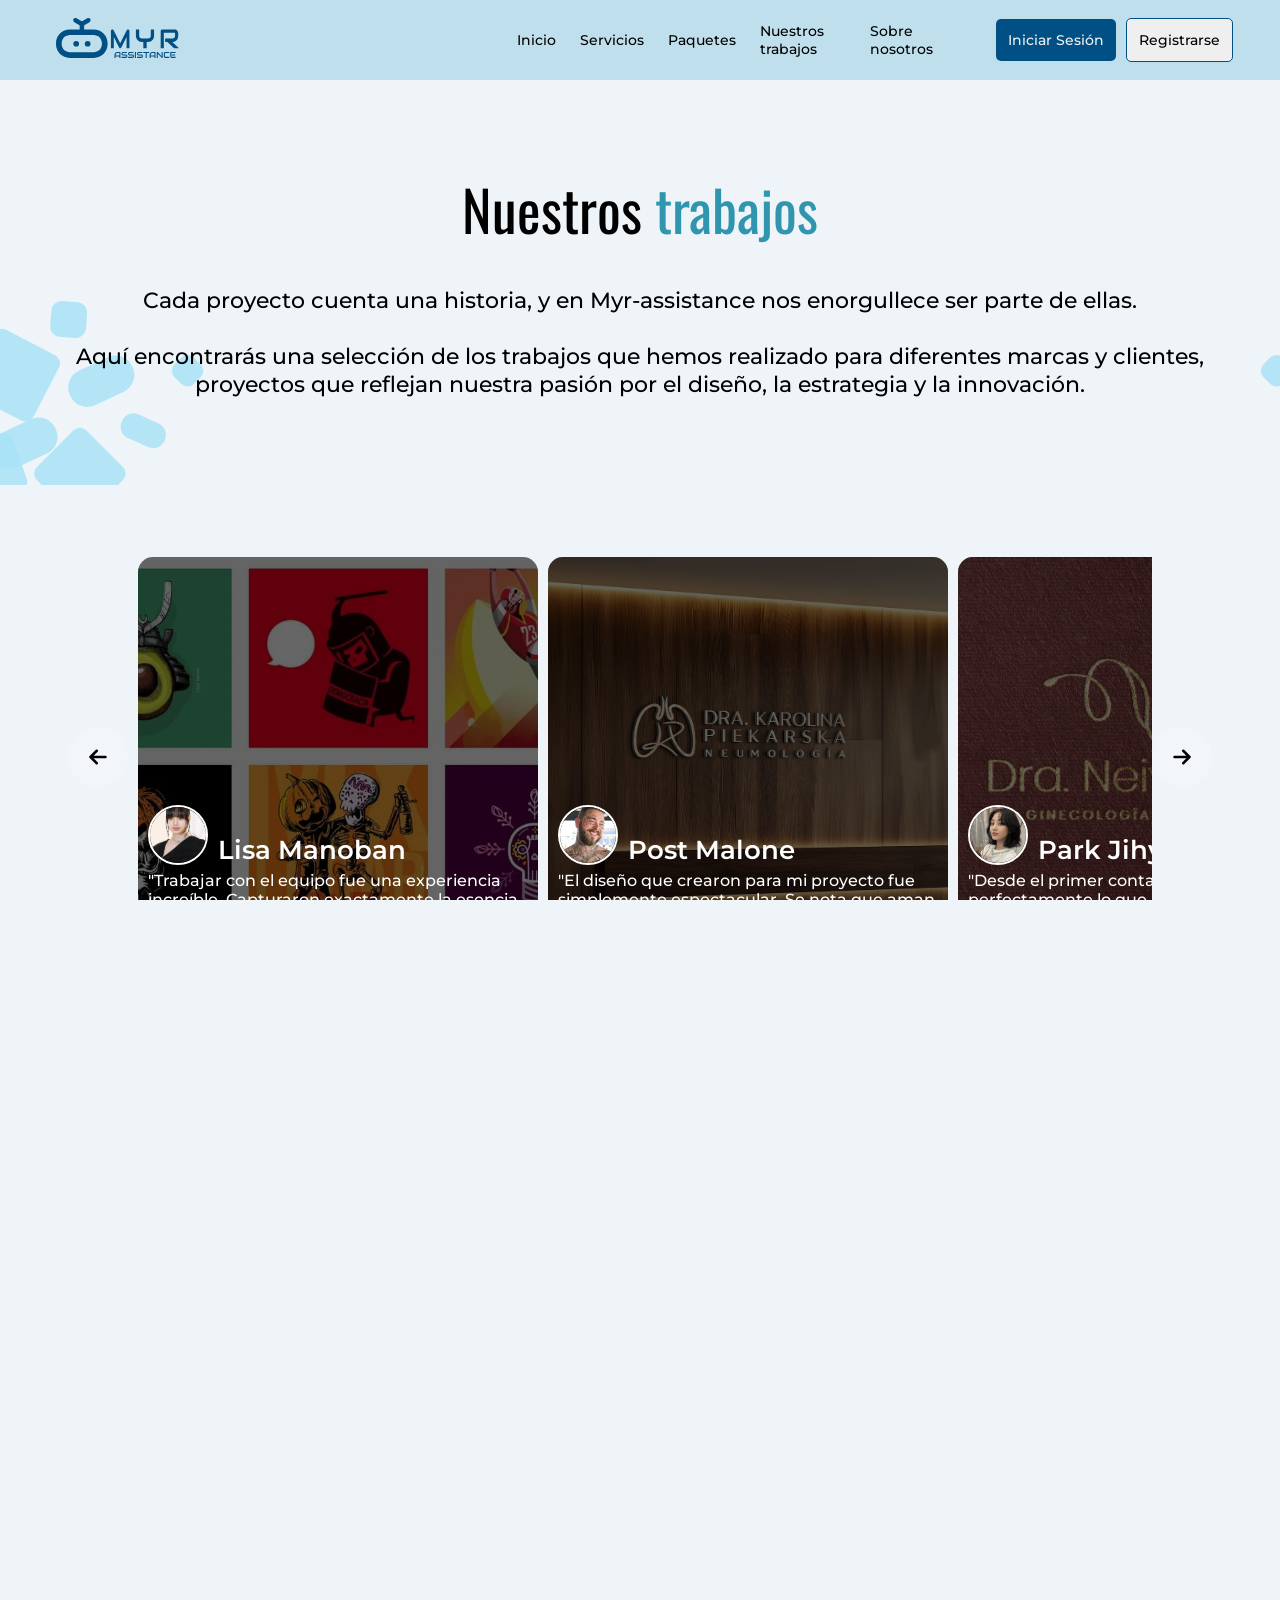
<file: nuestrosTrabajos.html>
<!DOCTYPE html>
<html lang="en">
<head>
    <meta charset="UTF-8">
    <meta name="viewport" content="width=device-width, initial-scale=1.0">
    <title>myr-assistance</title>

    <link rel="stylesheet" href="./css/estilo.css">
    <link rel="stylesheet" href="./css/nuestrostrabajos.css">
    <link rel="stylesheet" href="./css/paquetes.css">
    <link rel="stylesheet" href="./css/iniciosesion.css">
    <link rel="stylesheet" href="./css/registro.css">

    <link rel="preconnect" href="https://fonts.googleapis.com">
    <link rel="preconnect" href="https://fonts.gstatic.com" crossorigin>
    <link href="https://fonts.googleapis.com/css2?family=Montserrat:ital,wght@0,100..900;1,100..900&family=Oswald:wght@200..700&display=swap" rel="stylesheet">
</head>
<body>
    <header></header>
    <div id="cuerpoNuestrosTrabajos">
        <div id="slogan">
            <h1>Nuestros <span>trabajos</span></h1>
            <p>Cada proyecto cuenta una historia, y en Myr-assistance nos enorgullece ser parte de ellas. <br> <br>
            Aquí encontrarás una selección de los trabajos que hemos realizado para diferentes marcas y clientes,<br> proyectos que reflejan nuestra pasión por el diseño, la estrategia y la innovación.</p>
        </div>
        <div id="carruselTrabajos">
            <div class="flechas izquierda">
                <img src="./recursos/iconos/arrow-sm-left-svgrepo-com (1).svg" alt="izquierda">
            </div>

            <div id="trabajosContenedor">
                <div class="tarjetaTrabajos">
                <div class="fondoOscuro">
                    <div class="margenTarjeta">
                    <div class="tituloEImagen">
                        <img src="./recursos/usuarios/usuario1.jpg" alt="perfil" class="imgPerfil">
                        <h2>Lisa Manoban</h2>
                    </div>
                    <div class="textoResena">
                        <p>Lorem ipsum dolor sit amet consectetur adipisicing elit. Velit voluptas ratione reprehenderit sed ipsum eaque minima vitae iusto sit natus? Soluta blanditiis vero explicabo exercitationem sunt delectus quibusdam laudantium nulla?</p>
                    </div>
                    </div>
                </div>
                </div>
            </div>

            <div class="flechas derecha">
                <img src="./recursos/iconos/arrow-sm-right-svgrepo-com (2).svg" alt="derecha">
            </div>
        </div>

        <div id="indicadores"></div>

        <div id="convencerCaja">
            <div id="convencer">
                <div id="tituloConvencer">
                    <h2>¿Aún no estás <span>convencido</span>?</h2>
                </div>
                <div id="textoLlamadaAccion">
                    <p>Puedes ver nuestro proceso de trabajo de primera mano</p>
                </div>
                <div id="botonContactar">
                    <button>Contáctanos</button>
                </div>
            </div>
        </div>
    </div>
    
    <footer></footer>

        <!--anuncio para registrarse-->
    <div id="ventanaOscuraRegistro">
        
    </div>

    <!--anuncio para iniciar sesión-->
    <div id="ventanaOscuraInicioSesion">
        
    </div>
</body>

<script src="./js/nuestrosTrabajos.js"></script>

<!--componentes que se repiten-->
<script src="./js/componentes/ventanasesion.js"></script>
<script src="./js/componentes/ventanaregistro.js"></script>
<script src="./js/componentes/header.js"></script>
<script src="./js/componentes/footer.js"></script>
</html>
</file>
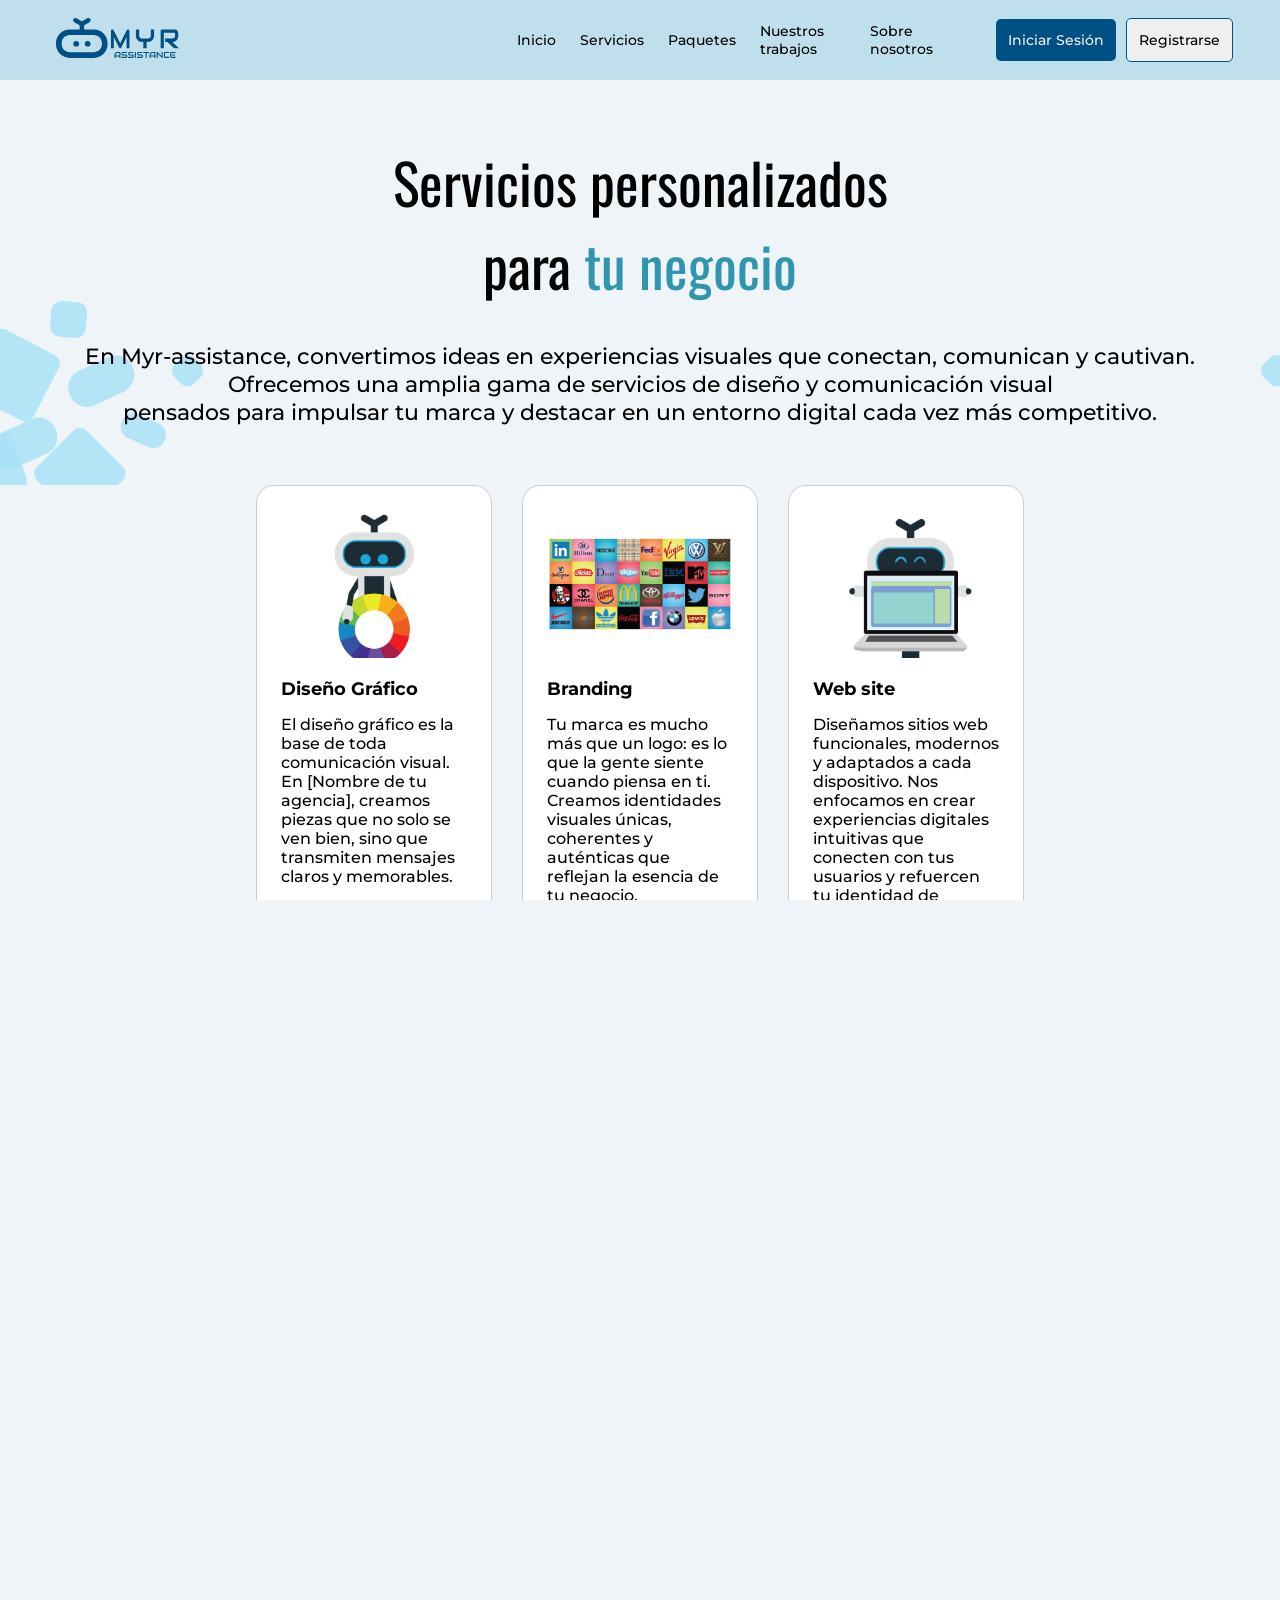
<file: servicio.html>
<!DOCTYPE html>
<html lang="en">
<head>
    <meta charset="UTF-8">
    <meta name="viewport" content="width=device-width, initial-scale=1.0">
    <title>myr-assistance</title>

    <link rel="stylesheet" href="./css/estilo.css">
    <link rel="stylesheet" href="./css/servicio.css">
    <link rel="stylesheet" href="./css/iniciosesion.css">
    <link rel="stylesheet" href="./css/registro.css">

    <link rel="preconnect" href="https://fonts.googleapis.com">
    <link rel="preconnect" href="https://fonts.gstatic.com" crossorigin>
    <link href="https://fonts.googleapis.com/css2?family=Montserrat:ital,wght@0,100..900;1,100..900&family=Oswald:wght@200..700&display=swap" rel="stylesheet">
</head>
<body>
    <header></header>
    <div id="cuerpoSercivios">
        <div id="slogan">
            <h1>Servicios personalizados <br> para <span>tu negocio</span></h1>
            <p>En Myr-assistance, convertimos ideas en experiencias visuales que conectan, comunican y cautivan.
                <br> Ofrecemos una amplia gama de servicios de diseño y comunicación visual <br>pensados para impulsar tu marca y destacar en un entorno digital cada vez más competitivo.</p>
        </div>
    </div>
    <div id="contenedorTarjetasServicios">
        <div id="tarjetasServicios">
            <div class="tarjetaServicio">
                <div class="contenedorImagenServ">
                    <img src="./recursos/servicios/imagenesparalapagina-03.png" alt="servicio" class="imgServicio">
                </div>
                <div class="tituloServicio">
                    <h3>Diseño Gráfico</h3>
                </div>
                <div class="textoServicio">
                    <p>Lorem ipsum dolor sit amet consectetur adipisicing elit. Itaque natus accusamus nostrum quod sequi nisi enim, cum ducimus fugit quas distinctio voluptatibus ipsum est perferendis ad omnis rem quae id.</p>
                </div>
            </div>
        </div>
    </div>
    <div id="contenedorFormulario">
        <div id="anuncio">
            <h2>Contactanos Para un servicio personalizado</h2>
        </div>
        <div id="formulario">
            <div id="tituloFormulario" class="secciones">
                <h3>Formulario de contacto</h3>
            </div>
            <div id="nombreApellido" class="secciones">
                <div id="nombreCaja" class="cajasInput">
                    <label for="nombre">Nombre</label>
                    <input type="text" name="nombre" id="nombreInput">
                </div>
                <div id="apellidoCaja" class="cajasInput">
                    <label for="apellido">Apellido</label>
                    <input type="text" name="apellido" id="apellidoInput">
                </div>
            </div>
            <div id="correoCaja" class="cajasInput secciones">
                <label for="correo">Correo electrónico</label>
                <input type="email" name="correo" id="correoInput">
            </div>
            <div id="comentarioCaja" class="secciones">
                <label for="comentario">Comentario o mensaje</label>
                <textarea name="comentario" id="comentario" placeholder="Escribanos en qué podemos ayudarle"></textarea>
            </div>
            <div id="botonCaja">
                <button>Enviar</button>
            </div>
        </div>
    </div>
    <footer></footer>
        <!--anuncio para registrarse-->
    <div id="ventanaOscuraRegistro">
        
    </div>

    <!--anuncio para iniciar sesión-->
    <div id="ventanaOscuraInicioSesion">
        
    </div>
</body>
<script src="./js/servicios.js"></script>

<!--componentes que se repiten-->
<script src="./js/componentes/header.js"></script>
<script src="./js/componentes/footer.js"></script>
<script src="./js/componentes/ventanasesion.js"></script>
<script src="./js/componentes/ventanaregistro.js"></script>
</html>
</file>
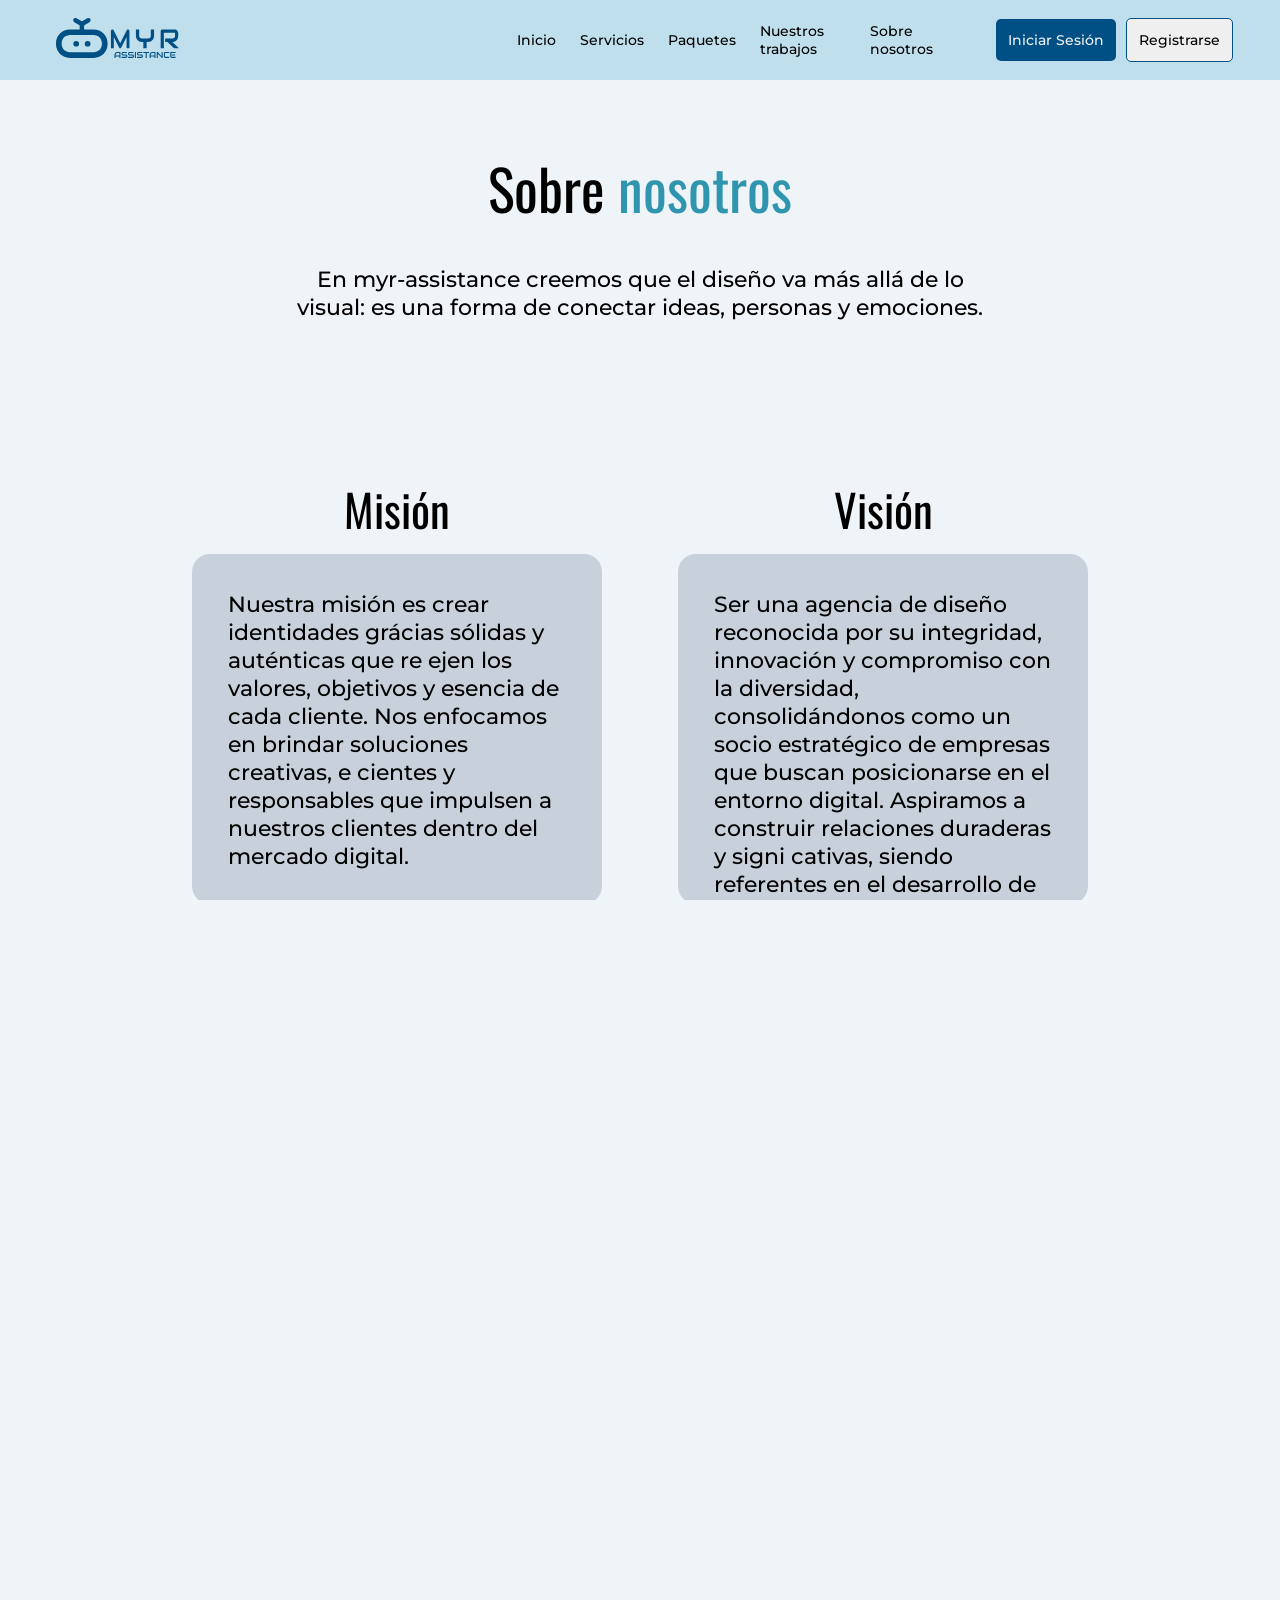
<file: sobreNosotros.html>
<!DOCTYPE html>
<html lang="en">
<head>
    <meta charset="UTF-8">
    <meta name="viewport" content="width=device-width, initial-scale=1.0">
    <title>myr-assistance</title>

    <link rel="stylesheet" href="./css/estilo.css">
    <link rel="stylesheet" href="./css/nosotros.css">
    <link rel="stylesheet" href="./css/iniciosesion.css">
    <link rel="stylesheet" href="./css/registro.css">

    <link rel="preconnect" href="https://fonts.googleapis.com">
    <link rel="preconnect" href="https://fonts.gstatic.com" crossorigin>
    <link href="https://fonts.googleapis.com/css2?family=Montserrat:ital,wght@0,100..900;1,100..900&family=Oswald:wght@200..700&display=swap" rel="stylesheet">
</head>
<body>
    <header></header>
    <div id="cuerpoPaquetes">
        <div id="slogan">
            <h1>Sobre <span>nosotros</span></h1>
            <p>En myr-assistance creemos que el diseño va más allá de lo <br> visual: es una forma de conectar ideas, personas y emociones.</p>
        </div>
        <div id="MisionVision">
            <div id="cajaMisionVision">
                <div class="ContenedorMisionVision">
                    <div class="tituloMisionVision">
                        <h2>Misión</h2>
                    </div>
                    <div class="textoMisionVision">
                        <p> Nuestra misión es crear identidades grácias sólidas y auténticas que re ejen los valores, objetivos y esencia de cada cliente. Nos enfocamos en brindar soluciones creativas, e cientes y responsables que impulsen a nuestros clientes dentro del mercado digital.
                        </p>
                    </div>
                </div>
                <div class="ContenedorMisionVision">
                    <div class="tituloMisionVision">
                        <h2>Visión</h2>
                    </div>
                    <div class="textoMisionVision">
                        <p>
                            Ser una agencia de diseño reconocida por su integridad, innovación y compromiso con la diversidad, consolidándonos como un socio estratégico de empresas que buscan posicionarse en el entorno digital. Aspiramos a construir relaciones duraderas y signi cativas, siendo referentes en el desarrollo de identidades visuales que inspiran con anza y aportan valor real.
                        </p>
                    </div>
                </div>
            </div>
        </div>
        <div id="CajaNosotros">
            <div class="textoImagenNosotros">
                <div class="imgNosotros">
                    <img src="./recursos/sobre_nosotros/imagenesparalapagina-01.png" alt="nosotros" class="imagenNosotros">
                </div>
                <div class="textoNosotros">
                    <h2>Cómo surgió la idea</h2>
                    <p>
                        Todo comenzó con una simple conversación entre amigos diseñadores que compartían una misma frustración: ver marcas con gran potencial perder su esencia por falta de una identidad visual coherente.
                    </p>
                </div>
            </div>
            <div class="textoImagenNosotros">
                <div class="textoNosotros">
                    <h2>Nuestra mascota</h2>
                    <p>
                        Conoce a <b>MYR-001</b>, nuestro fiel compañero metálico y embajador oficial de la creatividad.
                        <b>MYR-001</b> representa la fusión perfecta entre tecnología y arte, el corazón de todo lo que hacemos.
                    </p>
                </div>
                <div class="imgNosotros">
                    <img src="./recursos/sobre_nosotros/myr001.png" alt="nosotros" class="imagenNosotros">
                </div>
            </div>
        </div>
    </div>
    
    <footer></footer>
        <!--anuncio para registrarse-->
    <div id="ventanaOscuraRegistro">
        
    </div>

    <!--anuncio para iniciar sesión-->
    <div id="ventanaOscuraInicioSesion">
        
    </div>
</body>

<!--componentes que se repiten-->
<script src="./js/componentes/header.js"></script>
<script src="./js/componentes/footer.js"></script>
<script src="./js/componentes/ventanasesion.js"></script>
<script src="./js/componentes/ventanaregistro.js"></script>
</html>
</file>
<file: css/estilo.css>
* {
    margin: 0;
    padding: 0;
    border: 0;
    box-sizing: border-box;
    font-size: 100%;
    font: inherit;
    vertical-align: baseline;

    font-family: "Montserrat", sans-serif;
    font-weight: 500;
    /*font-family: "Oswald", sans-serif;*/
}

html, body {
    overflow-x: hidden;
}

body{
    background: rgb(238, 244, 248);
    width: 100vw;
    height: 100vh;
}

/*-----------------header------------------*/

header{
    background: rgb(192, 223, 236);
    width: 100%;
    height: 80px;

    display: flex;
    align-items: center;
    font-size: .9rem;

}

#contenedorLogo{
    width: 400px;
    height: 100%;

    display: flex;
    justify-content: center;
    align-items: center;
}

#logo{
    height: 40px;
}

#contenedorNav{
    width: 100%;
    height: 100%;

    display: flex;
    justify-content: end;
    
}

nav{
    width: 60%;
    height: 100%;
    margin-right: 30px;
    
    display: flex;
    justify-content: end;
}

.botonesNav{
    padding: 0 12px;
    height: 100%;

    display: flex;
    justify-content: center;
    align-items: center;
}

.botonesNav:hover{
    background-color: rgba(0, 0, 0, 0.089);
    cursor: pointer;
}

.botonesNav:active{
    background-color: rgba(0, 0, 0, 0.247);
}

#botonesRegistro{
    width: 500px;
    height: 100%;

    display: flex;
    align-items: center;
}

.registro{
    padding: 12px;
    margin-left: 10px;
    border-radius: 5px;
}

#botonInicioSesion{
    background-color: #005086;
    color: #f3f3f3;
}

#botonInicioSesion:hover{
    background-color: #0b71b6;
    cursor: pointer;
}

#botonInicioSesion:active{
    background-color: #003e68;
}

#botonRegistrarse{
    border: 1px solid #005086;
}

#botonRegistrarse:hover{
    background: #dbdbdb;
    cursor: pointer;
}

#botonRegistrarse:active{
    background: #f7f7f7;
}

/* ------------ contenido de la pagina ---------------- */
#contenidoPagina{
    width: 100%;

    display: flex;
    flex-direction: column;
    align-items: center;
}

/*slogan*/
#slogan{
    width: 100%;
    height: 60vh;

    display: flex;
    flex-direction: column;
    justify-content: center;
    align-items: center;
    text-align: center;

    background-image: url(../recursos/img/inicio/prueba2.svg);
    background-repeat: no-repeat;
    background-size: cover;

}

h1{
    font-family: "Oswald", sans-serif;
    font-size: 3.5rem;
    font-weight: 400;

    animation-name: aparicionDeElementos;
    animation-duration: .5s; /* 3 segundos de duración */
    animation-timing-function: ease-in-out; /* Curva de velocidad */
}

#slogan span{
    font-family: "Oswald", sans-serif;
    font-weight: 400;

    color: #3095ae;
    animation-name: aparicionDeElementos;
    animation-duration: .5s; /* 3 segundos de duración */
    animation-timing-function: ease-in-out; /* Curva de velocidad */
}

#slogan p{
    font-size: 1.4rem;
    animation-name: aparicionDeElementos;
    animation-duration: .5s; 
    animation-timing-function: ease-in-out; 
}

/*------------frases---------------*/
#frases{
    width: 100%;
}

.espacioFraseImagen{
    width: 100%;
    background-color: #005086;
    /*border-bottom: 2px solid #f3f3f3;*/

    display: flex;
}

.segundoEspacio{
    background-color: #1d8dca;
}

.imagenFrase{
    width: 50%;

    display: flex;
    justify-content: center;
    align-items: center;
}

.textoFrase{
    width: 50%;
    padding: 10%;
    color: #f3f3f3;

    display: flex;
    flex-direction: column;
    justify-content: center;
    align-items: start;

    animation-name: aparicionDeElementos;
    animation-duration: 1.6s;
    animation-timing-function: ease-in-out; 
}

.textoFrase h2{
    font-size: 2.2rem;
    font-weight: 600;
    margin-bottom: 30px;
}

.textoFrase p{
    font-size: 1.3rem;
}

.imagenDeFrases{
    width: 90%;
}

#contenedorPequenio{
    width: 60%;

    animation-name: aparicionDeElementos;
    animation-duration: .5s; 
    animation-timing-function: ease-in-out; 
}

/*----------------seccion nosotros-----------*/
#trabajarConNosotros{
    width: 100%;
    margin-top: 10vh;
}

#parteArribaNosotros{
    width: 100%;
    margin-bottom: 3vh;

    display: flex;
    justify-content: space-between;
}

#parteIzquierdaNosotros{
    display: flex;
    flex-direction: column;
    justify-content: end;
    align-items: start;

    width: 50%;
}

#parteIzquierdaNosotros h2{
    font-size: 2.6rem;
    font-weight: 600;
    margin-bottom: 24px;
}

#parteIzquierdaNosotros p{
    font-size: 1.2rem;
}

#parteDerechaNosotros{
    width: 44%;
}

.imagenNosotrosArriba{ /*DARLE UNA ALTURA A LA IMAGEN DE 266px*/
    width: 100%;
    border-radius: 15px;
    /*height: 30vh;*/
}

/* -------------- tarjetas -----------*/

#tarjetasNosotros {
    width: 100%;
    display: grid;
    grid-template-columns: repeat(3, 1fr);
    gap: 24px; 
}

.tarjeta{
    /*background-color: rgb(227, 227, 227);*/
    border: 1px solid #3095ae;
    background-color: #f7f7f7;
    width: 367px;
    border-radius: 15px;
    
}

.tarjetaMargen{
    padding: 24px;
}

.imagenTarjetas{
    width: 100%;
    border-radius: 10px;
    margin-bottom: 24px;
    /*width: 330px;*/
}

.tituloTarjeta{
    height: 68px;
}

.descripcionTarjeta{
    margin-bottom: 18px;
}

.tituloTarjeta h3{
    font-size: 1.4rem;
    font-weight: 600;
    margin: 5px 0;
}

.descripcionTarjeta p{
    font-size: 1.2rem;
}

/*----------------infografia----------------*/

#infografia{
    margin-top: 10vh;
}

/*------------------planes -------------------*/

#tarjetasPlanes{
    width: 100%;
    display: grid;
    grid-template-columns: repeat(3, 1fr);
    gap: 24px; 
}

#paquetes{
    width: 100%;
    margin-bottom: 10vh;
}

#mensajePaquetes{
    width: 100%;
    display: flex;
    justify-content: center;
    align-items: center;
    flex-direction: column;
}

#textoPaquetes{
    padding: 10% 24%;
    text-align: center;

    display: flex;
    flex-direction: column;
    align-items: center;
}

#textoPaquetes h2{
    font-family: "Oswald", sans-serif;
    font-size: 2.6rem;
    font-weight: 400;
    width: 70%;
    margin: 20px;
}

#textoPaquetes p{
    font-size: 1.2rem;
}

/*----------planes---------*/
.tarjetaPlan{
    width: 362px;
    /*background-color: rgb(227, 227, 227);*/
    border-radius: 15px;
    border: 1px solid #3095ae;
    background-color: #f7f7f7;
}

.tarjetaPlan:hover{
    background-color: #eaedf0;
}

.margenPlan{
    padding: 18px;
}

.iconoPlanTitulo{
    width: 26px;
    height: 26px;
}

.nombrePlan{
    width: 100%;
    margin-bottom: 10px;

    display: flex;
    align-items: center;
}

.nombrePlan h4{
    font-weight: 600;
    font-size: 1.4rem;
}

.iconoPlanTitulo{
    margin-right: 14px;
}

.mensajePlan{
    height: 65px;
    margin-bottom: 32px;
}

.precioPlan{
    display: flex;
    align-items: end;
}

.numeroPrecio{
    font-family: "Oswald", sans-serif;
    font-size: 2.4rem;
    font-weight: 400;
    margin: 0 5px;
    padding: 0;
}

.descuentoPlan{
    margin: 8px 0;
}

.descuentoPlan p{
    font-size: 1.2rem;
    font-weight: 700;
    color: #0789d4;
}

.botonPlan{
    width: 100%;
    padding: 15px;
    border-radius: 5px;
    font-size: 1.2rem;
    margin: 24px 0;
    background-color: #005086;
    color: #f3f3f3;
    
}

.botonPlan:hover{
    background-color: #0789d4;
}

.botonPlan:active{
    background-color: #003e68;
}

.miniTituloPlanes{
    margin: 12px 0;
}

.miniTituloPlanes h4{
    font-weight: 600;
    font-size: 1.2rem;
}

.servicio{
    display: flex;
    margin: 24px 0;
}

.gestion{
    display: flex;
    margin: 24px 0;
}

.check{
    width: 20px;
    height: 20px;
    margin-right: 12px;
}



/* ------------ Footer ---------------- */

footer {
    background: rgb(195, 195, 196);
    width: 100%;
    padding: 20px;
    display: flex;
    flex-direction: row;
    justify-content: center;
    flex-wrap: wrap;
    font-size: 1.1em;
}

#contenedorLogoFooter {

    height: 100%;
    margin-right: 30px;

}

#logoFooter {

    height: 160px;
}

#contenedorNavFooter {

    display: flex;
    flex-direction: column;
    justify-content: space-evenly;
    width: 400px;
}

#contenedorContactosFooter {
    text-align: right;
}

#contenedorContactosFooter p {
    padding: 5px;
}

#contenedorContactosFooter img {
    height: 30px;
}


#contenedorPoliticas {
    width: 100%;
    text-align: right;
    justify-content: center;
    display: flex;
    margin-top: 10px;
    border-top: solid gray 2px;

}

#contenedorPoliticas p {
    margin-right: 30px;
}

hr {
    height: 2px;
    border-width: 0;
    color: gray;
    background-color: gray
}


/*-----------animaciones----------*/
@keyframes aparicionDeElementos {
  from {
    opacity: 0;
  }
  to {
    opacity: 1;
  }
}
</file>
<file: css/nuestrostrabajos.css>
#slogan{
    height: 30vh;
}

#carruselTrabajos{
    width: 100%;
    display: flex;
    align-items: center;
    justify-content: center;
    position: relative;
    margin: 8vh 0;
}

#trabajosContenedor{
    width: 80%;
    display: flex;
    overflow: hidden;
    scroll-behavior: smooth;
}

.tarjetaTrabajos{
    width: 400px;
    height: 400px;
    margin-left: 10px;
    border-radius: 15px;
    color: #ffffff;
    background-size: cover;
    background-position: center;
    background-image: url(../recursos/trabajos/trabajo1.webp);
    background-size: cover;

    display: flex;
    justify-content: center;
    align-items: center;

    flex-shrink: 0;
}

.flechas {
  width: 60px;
  height: 60px;
  border-radius: 50%;
  background-color: rgba(255, 255, 255, 0.2);
  display: flex;
  justify-content: center;
  align-items: center;
  cursor: pointer;
  transition: 0.3s ease;
}

.flechas:hover {
  background-color: rgba(255, 255, 255, 0.5);
}

.flechas img {
  width: 30px;
  height: 30px;
}

.fondoOscuro{
    height: 100%;
    border-radius: 15px;
    background-color: rgba(0, 0, 0, 0.6);

    display: flex;
    justify-content: center;
    align-items: center;
}

.margenTarjeta{
    padding: 10px;
    height: 100%;

    display: flex;
    flex-direction: column;
    justify-content: end;
}

.imgPerfil{
    width: 60px;
    height: 60px;
    border-radius: 30px;
    border: 2px solid #ffffff;
    object-fit: cover;
}

.tituloEImagen{
    display: flex;
    align-items: end;
    margin-bottom: 6px;
}

.tituloEImagen h2{
    margin-left: 10px;
    font-size: 1.6rem;
    font-weight: 600;
}


#indicadores {
  display: flex;
  justify-content: center;
  margin-top: 15px;
  gap: 8px;
}

.indicador {
  width: 12px;
  height: 12px;
  background-color: #bbb;
  border-radius: 50%;
  cursor: pointer;
  transition: background-color 0.3s ease;
}

.indicador.activo {
  background-color: #333;
}

#convencerCaja{
    margin: 8vh 0;
}
</file>
<file: css/paquetes.css>
#slogan{
    height: 45vh;
}

#slogan h1{
    margin-bottom: 4vh;
}

#cajaPlanes{
    width: 100%;
    display: flex;
    justify-content: center;
}

#contenidoPaquetes{
    width: 60%;
}

#convencerCaja{
    width: 100%;
    display: flex;
    justify-content: center;
    margin-bottom: 12vh;
}

#convencer{
    width: 55%;
    padding: 6vh;
    border-radius: 3vh;
    font-size: 1rem;
    background-color: #ffffff;
    border: 1px solid #c5ced8;
}

#tituloConvencer h2{
    font-family: "Oswald", sans-serif;
    font-size: 2.8rem;
    font-weight: 400;
    margin-bottom: 8px;
}

#tituloConvencer span{
    font-family: "Oswald", sans-serif;
    font-weight: 400;
    color: #3095ae;
}

#textoLlamadaAccion{
    margin-bottom: 3vh;
}

#textoLlamadaAccion p{
    font-size: 1.4rem;
    height: 1.6rem;
}

#botonContactar button{
    padding: 12px;
    border-radius: 5px;
    width: 140px;
    background-color: #005086;
    color: #f3f3f3;
}

#botonContactar button:hover{
    background-color: #0b71b6;
    cursor: pointer;
}

#botonContactar button:active{
    background-color: #003e68;
}
</file>
<file: css/servicio.css>
#slogan{
    height: 45vh;
}

#slogan h1{
    margin-bottom: 4vh;
}

#contenedorTarjetasServicios{
    width: 100%;
    display: flex;
    justify-content: center;
    margin-bottom: 12vh;
}

#tarjetasServicios{
    width: 60%;
    display: grid;
    grid-template-columns: repeat(3, 1fr);
    gap: 30px;
}

.tarjetaServicio{
    padding: 24px;
    border-radius: 18px;
    border: 1px solid #c5ced8;
    background-color: #ffffff;
}

.imgServicio{
    width: 100%;
    border-radius: 12px;
}

.tituloServicio{
    margin: 16px 0;
}

.tituloServicio h3{
    font-size: 1.1rem;
    font-weight: 700;
}

#contenedorFormulario{
    width: 100%;
    margin-bottom: 10vh;
    display: flex;
    flex-direction: column;
    align-items: center;
}

#anuncio{
    width: 100%;
    height: 20vh;
    display: flex;
    justify-content: center;
    align-items: center;
}

h2{
    font-family: "Oswald", sans-serif;
    font-size: 2.2rem;
    font-weight: 400;
    margin-bottom: 30px;
}

#formulario{
    width: 45%;
    padding: 6vh;
    border-radius: 3vh;
    font-size: 1rem;
    background-color: #ffffff;
    border: 1px solid #c5ced8;
}

.secciones{
    margin-bottom: 2vh;
}

#formulario input, textarea{
    padding: 10px;
    border: 1px solid #005086;
    border-radius: 3px;
    margin: 6px 0;
    width: 18vw;
}

#formulario input:focus{
    background-color: #f0f4f7;
}

#tituloFormulario{
    width: 100%;
}

#tituloFormulario h3{
    font-family: "Oswald", sans-serif;
    font-size: 1.6rem;
    font-weight: 400;
    margin-bottom: 30px;
}

#nombreApellido{
    display: flex;
    justify-content: space-between;
}

.cajasInput{
    display: flex;
    flex-direction: column;
}

#comentarioCaja{
    display: flex;
    flex-direction: column;
}

textarea{
    width: 100%;
    height: 14vh;
}

#botonCaja{
    width: 100%;
}

#botonCaja button{
    padding: 12px;
    border-radius: 5px;
    width: 140px;
    background-color: #005086;
    color: #f3f3f3;
}

#botonCaja button:hover{
    background-color: #0b71b6;
    cursor: pointer;
}

#botonCaja button:active{
    background-color: #003e68;
}
</file>
<file: css/nosotros.css>
#slogan{
    height: 34vh;
    margin-bottom: 10vh;
    background: none;
}

#slogan h1{
    margin-bottom: 4vh;
}

#MisionVision{
    width: 100%;
    display: flex;
    justify-content: center;
    margin: 9vh 0;
}

#cajaMisionVision{
    width: 70%;
    display: flex;
    justify-content: space-between;
}

.ContenedorMisionVision{
    width: 32vw;
    display: flex;
    flex-direction: column;
    align-items: center;
}

.tituloMisionVision{
    width: 100%;
    display: flex;
    justify-content: center;
}

.tituloMisionVision h2{
    font-family: "Oswald", sans-serif;
    font-size: 2.8rem;
    font-weight: 400;
    margin-bottom: 12px;
}

.textoMisionVision{
    background-color: #c8d1db;
    padding: 4vh;
    border-radius: 2vh;
    font-size: 1.4rem;
    height: 350px;
}

/*------------FOTOS Y TEXTO-----------*/
#CajaNosotros{
    width: 100%;
}

.textoImagenNosotros{
    width: 100%;
    height: 60vh;
    margin-bottom: 14vh;
    padding: 12px;
    background-color: #93a7be;
    display: flex;
}

.imgNosotros{
    width: 40vw;
    margin: 0 1vw;
}

.imagenNosotros{
    height: 100%;
}

.textoNosotros{
    width: 100%;
    height: 100%;
    text-align: center;
    display: flex;
    flex-direction: column;
    justify-content: center;
    align-items: center;
}

.textoNosotros h2{
    font-family: "Oswald", sans-serif;
    font-size: 2.8rem;
    font-weight: 400;
    margin-bottom: 30px;
}

.textoNosotros p{
    width: 60%;
    font-size: 1.4rem;
}

b{
    font-weight: 700;
}
</file>
<file: css/iniciosesion.css>
#ventanaOscuraInicioSesion{
    background-color: rgba(0, 0, 0, 0.4);
    width: 100vw;
    height: 100vh;
    position:absolute;
    top: 0%;
    height: 100%;

    display: none;
    justify-content: center;
    align-items: center;
}

#anuncioInicioSesion{
    width: 700px;
    padding: 48px;
    background-color: #ffffff;
}

#contenedorLogin{
    width: 100%;
}

#IniciarSesionBotonCaja button{
    padding: 10px;
    border-radius: 5px;
    background-color: #005086;
    color: #f3f3f3;
    border: 1px solid transparent;
    width: 100%;
    font-size: 1.1rem;
}

#IniciarSesionBotonCaja button:hover{
    cursor: pointer;
    background-color: #193675;
}

#IniciarSesionBotonCaja button:active{
    background-color: #1a47a8;
}

#crearCuentaBoton button{
    padding: 10px;
    border-radius: 5px;
    border: 1px solid #0D2555;
    background-color: #ffffff;
    padding: 8px;
    width: 100%;
    font-size: 1.1rem;
}

#crearCuentaBoton button:hover{
    cursor: pointer;
    background-color: #e4f0e5;
    border-color: #1a9110;
}

#crearCuentaBoton button:active{
    background-color: #dae2d9;
}
</file>
<file: css/registro.css>
#ventanaOscuraRegistro{
    background-color: rgba(0, 0, 0, 0.4);
    width: 100vw;
    height: 100vh;
    position:absolute;
    top: 0%;
    height: 100%;

    display: none;
    justify-content: center;
    align-items: center;
}

#anuncioRegistro{
    width: 700px;
    padding: 48px;
    background-color: #ffffff;
}

.quitarAnuncio{
    width: 100%;
    display: flex;
    justify-content: end;
    
}

.cancelarBorrar{
    width: 28px;
    padding: 4px;
}

.cancelarBorrar:hover{
    background-color: #ebdbce;
    border-radius: 14px;
}

.cancelarBorrar:active{
    background-color: #e0c3ac;
    border-radius: 14px;
}

.mentajeRegistro, #registroTitulo{
    width: 100%;
    font-size: 1.6rem;
    font-weight: 500;
    margin: 24px 0;

}

.formularioLogin{
    width: 100%;
    font-size: 1rem;
}

.formularioLogin{
    width: 100%;
}

.elementosLogin{
    width: 100%;
    display: flex;
    justify-content: space-between;
}

.inputsDobles{
    display: flex;
    flex-direction: column;
}

input[type="text"]{
    margin: 8px 0;
    padding: 10px;
    font-size: 1rem;
    border: 1px solid #0D2555;
}

input[type="checkbox"]{
    margin-right: 8px;
    accent-color: #2a5227; /*no olvidar esto es para que el check cambie de color*/
    width: 20px;
}

.elementosLogin{
    margin-bottom: 24px;
}

input[type="text"]:focus{
    background-color: #f4f7fa;
    border-color:#2a5227;
}

.inputTamDoble{
    width: 48%;
}

label{
    font-weight: 600;
}

#terminosYcondiciones{
    display: flex;
    justify-content: start;
}

#terminosYcondiciones label{
    font-weight: 400;
}

span{
    color: #3d8f37;
    font-weight: 700;
}

span:hover{
    cursor: pointer;
    text-decoration: underline;
}

span:active{
    color: #33722e;
}

#crearCuentaBotonCaja button{
    padding: 10px;
    border-radius: 5px;
    background-color: #005086;
    color: #f3f3f3;
    border: 1px solid transparent;
    width: 100%;
    font-size: 1.1rem;
}

#crearCuentaBotonCaja button:hover{
    cursor: pointer;
    background-color: #193675;
}

#crearCuentaBotonCaja button:active{
    background-color: #1a47a8;
}
</file>
